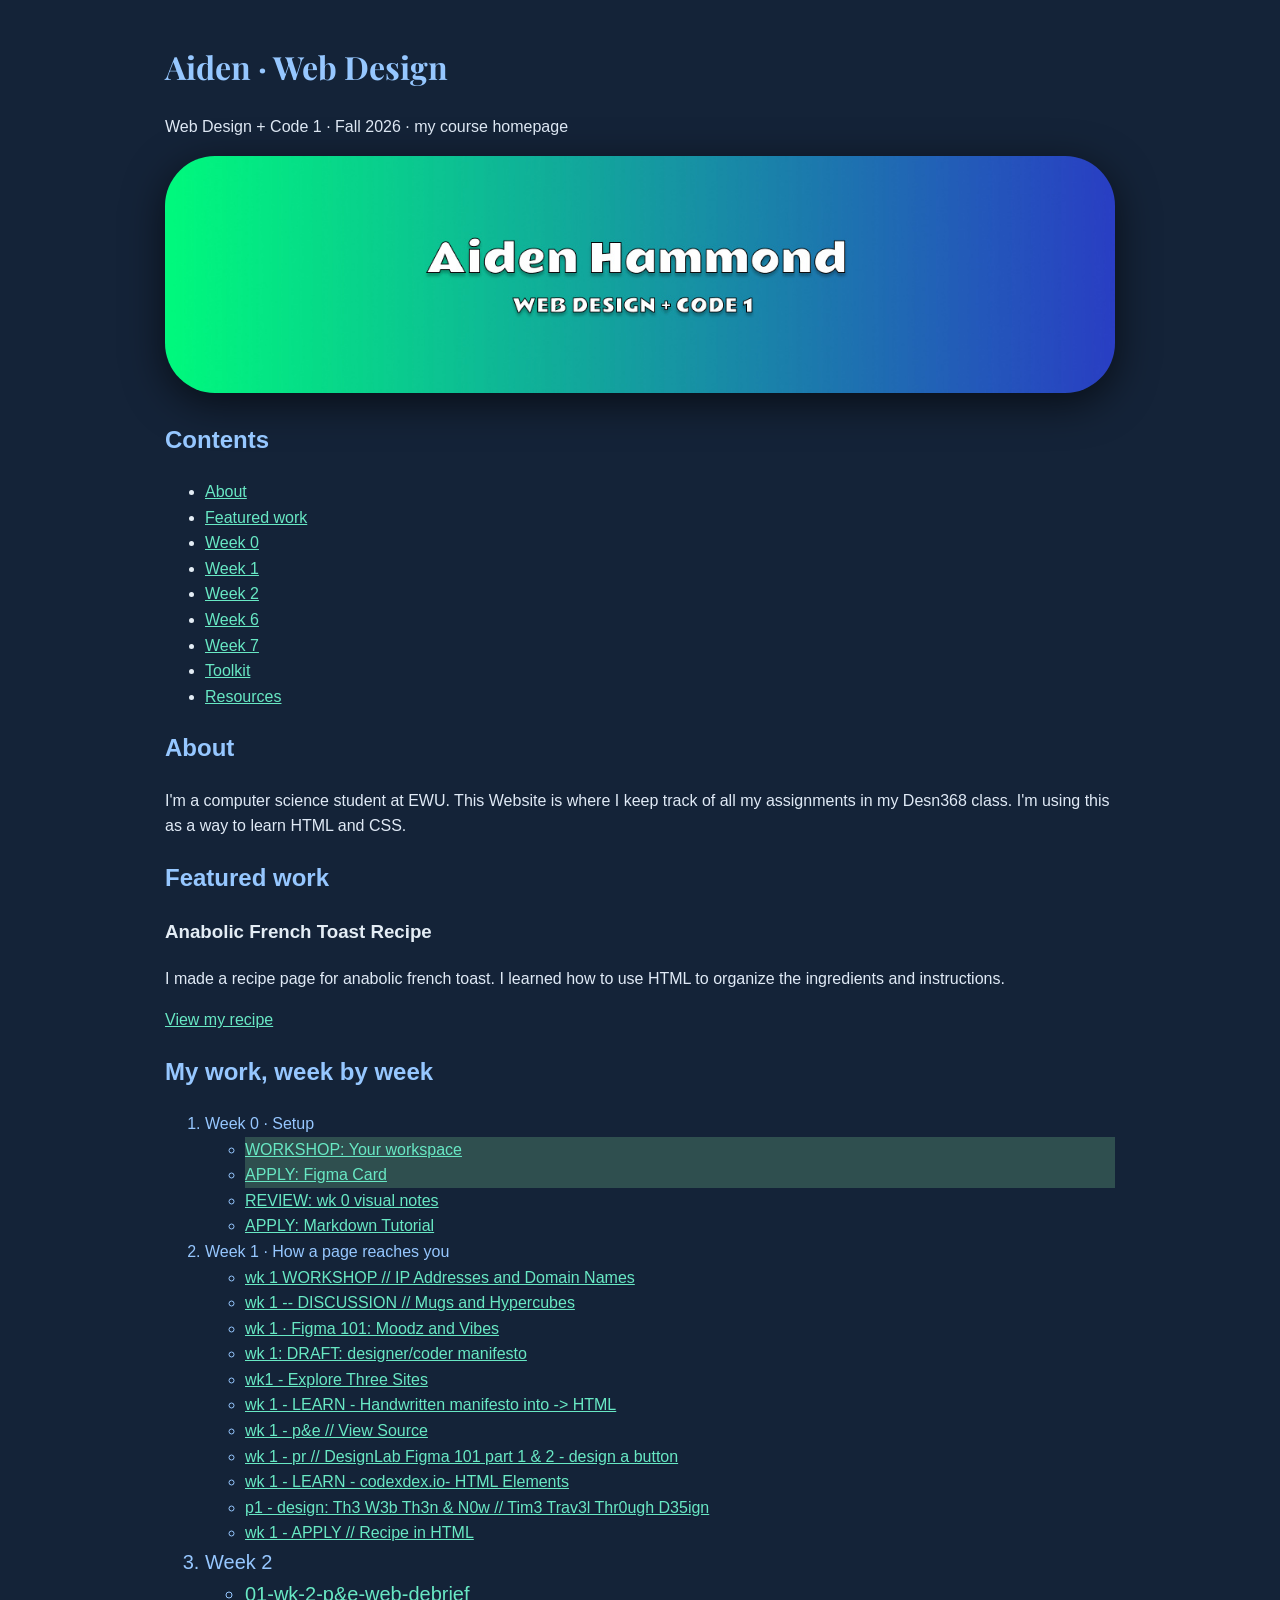
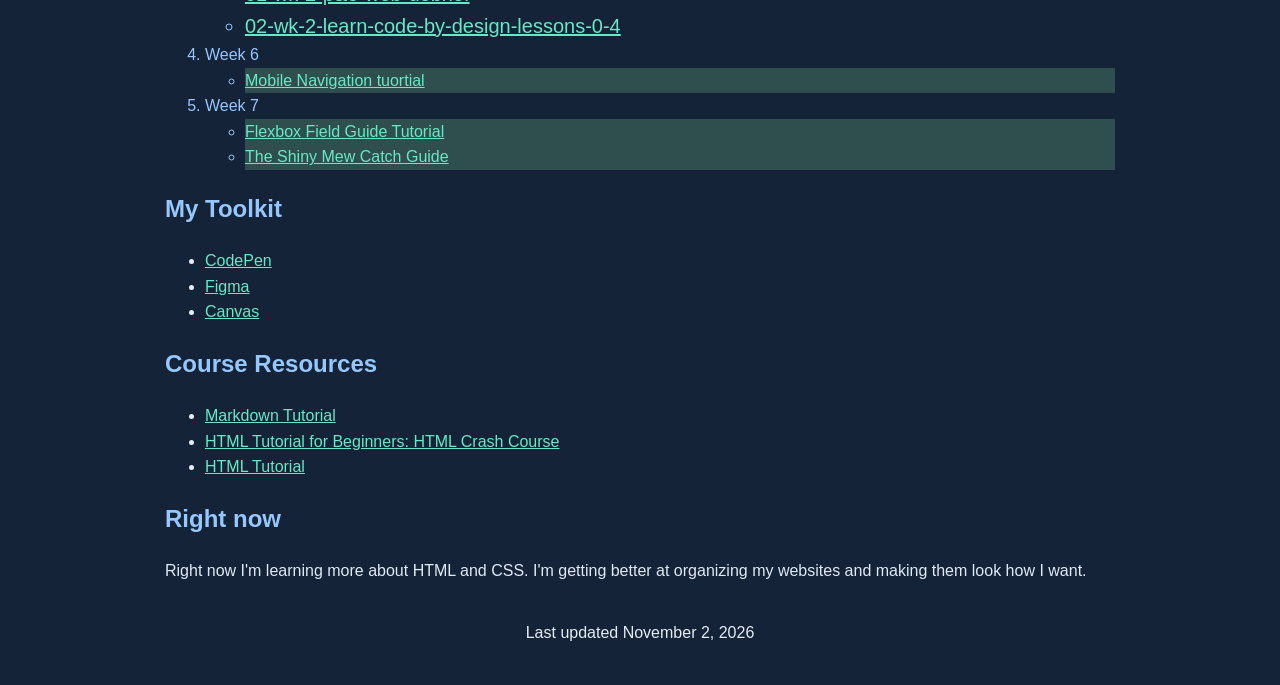
<file: index.html>
<!DOCTYPE html>
<html lang="en">

<head>
  <meta charset="utf-8">
  <meta name="viewport" content="width=device-width, initial-scale=1">
  <title>Aiden · Web Design</title>
  <link rel="preconnect" href="https://fonts.googleapis.com">
<link rel="preconnect" href="https://fonts.gstatic.com" crossorigin>
<link href="https://fonts.googleapis.com/css2?family=Playfair+Display:ital,wght@0,400..900;1,400..900&display=swap" rel="stylesheet">
  <link rel="stylesheet" href="css/style.css"">
</head>

  <body>
    <header>
      <h1>Aiden · Web Design</h1>
      <p>Web Design + Code 1 · Fall 2026 · my course homepage</p>
      <img src="images/header-aiden.jpg" alt="Green and blue gradient banner with my
        name and course title">

    </header>

    <nav>
      <h2>Contents</h2>
      <ul>
        <li><a href="#about">About</a></li>
        <li><a href="#featured">Featured work</a></li>
        <li><a href="#week-0">Week 0</a></li>
        <li><a href="#week-1">Week 1</a></li>
        <li><a href="#week-2">Week 2</a></li>
        <li><a href="#week-6">Week 6</a></li>
        <li><a href="#week-7">Week 7</a></li>
        <li><a href="#toolkit">Toolkit</a></li>
        <li><a href="#resources">Resources</a></li>


      </ul>
    </nav>

    <main>
      <section id="about">
        <h2>About</h2>
        <p>
          I'm a computer science student at EWU. This Website is where I keep track of all my assignments in my Desn368 class. I'm using this as a way to learn HTML and CSS.
        </p>
      </section>
      <section id="featured">
  <h2>Featured work</h2>

  <article>
    <h3>Anabolic French Toast Recipe</h3>
    <p>
      I made a recipe page for anabolic french toast.
      I learned how to use HTML to organize
      the ingredients and instructions.
    </p>

    <p>
      <a href="https://codepen.io/editor/ahammond10/pen/01a1909b-cbc6-75c8-9cce-00504bec4f58" target="_blank">
        View my recipe
      </a>
    </p>
  </article>
</section>
          <!-- The weeks, as an ordered list, because they happen in order.
         One item per week, the newest at the bottom. -->
      <section id="weeks">
        <h2>My work, week by week</h2>
      <ol>
        <li id="week-0">Week 0 · Setup
          <ul>
            <li class="done">
              <a href="https://canvas.ewu.edu/courses/1925415/assignments/11774540/submissions/4105137" target="_blank">
                WORKSHOP: Your workspace
              </a>
            </li>

            <li class="done">
              <a href="https://canvas.ewu.edu/courses/1925415/assignments/11775749/submissions/4105137" target="_blank">
                APPLY: Figma Card
              </a>
            </li>

            <li>
              <a href="https://canvas.ewu.edu/courses/1925415/assignments/11774541/submissions/4105137" target="_blank">
                REVIEW: wk 0 visual notes
              </a>
            </li>

            <li>
              <a href="https://canvas.ewu.edu/courses/1925415/assignments/11775193/submissions/4105137" target="_blank">
                APPLY: Markdown Tutorial
              </a>
            </li>
          </ul>
        </li>

        <li id="week-1">Week 1 · How a page reaches you
          <!-- next: the rest of Week 1's work -->
          <ul>
            <li>
              <a href="https://canvas.ewu.edu/courses/1925415/assignments/11779830/submissions/4105137" target="_blank">
                wk 1 WORKSHOP // IP Addresses and Domain Names
              </a>
            </li>

            <li>
              <a href="https://canvas.ewu.edu/courses/1925415/assignments/11801494/submissions/4105137" target="_blank">
                wk 1 -- DISCUSSION // Mugs and Hypercubes
              </a>
            </li>

            <li>
              <a href="https://canvas.ewu.edu/courses/1925415/assignments/11779836/submissions/4105137" target="_blank">
                wk 1 · Figma 101: Moodz and Vibes
              </a>
            </li>

            <li>
              <a href="https://canvas.ewu.edu/courses/1925415/assignments/11800239/submissions/4105137" target="_blank">
                wk 1: DRAFT: designer/coder manifesto
              </a>
            </li>

            <li>
              <a href="https://canvas.ewu.edu/courses/1925415/assignments/11787929/submissions/4105137" target="_blank">
                wk1 - Explore Three Sites
              </a>
            </li>

            <li>
              <a href="https://canvas.ewu.edu/courses/1925415/assignments/11800119/submissions/4105137" target="_blank">
                wk 1 - LEARN - Handwritten manifesto into -> HTML
              </a>
            </li>

            <li>
              <a href="https://canvas.ewu.edu/courses/1925415/assignments/11779832/submissions/4105137" target="_blank">
                wk 1 - p&e // View Source
              </a>
            </li>

            <li>
              <a href="https://canvas.ewu.edu/courses/1925415/assignments/11779834/submissions/4105137" target="_blank">
                wk 1 - pr // DesignLab Figma 101 part 1 & 2 - design a button
              </a>
            </li>

            <li>
              <a href="https://canvas.ewu.edu/courses/1925415/assignments/11817333/submissions/4105137" target="_blank">
                wk 1 - LEARN - codexdex.io- HTML Elements
              </a>
            </li>

            <li>
              <a href="https://canvas.ewu.edu/courses/1925415/assignments/11779829/submissions/4105137" target="_blank">
                p1 - design: Th3 W3b Th3n & N0w // Tim3 Trav3l Thr0ugh D35ign
              </a>
            </li>

            <li>
              <a href="https://canvas.ewu.edu/courses/1925415/assignments/11779837/submissions/4105137" target="_blank">
                wk 1 - APPLY // Recipe in HTML
              </a>
            </li>
          </ul>
        </li>

        <li id="week-2">Week 2
          <ul>
            <li>
              <a href="https://canvas.ewu.edu/courses/1925415/assignments/11832629/submissions/4105137" target="_blank">
                01-wk-2-p&e-web-debrief
              </a>
            </li>

            <li>
              <a href="https://canvas.ewu.edu/courses/1925415/assignments/11832639/submissions/4105137" target="_blank">
                02-wk-2-learn-code-by-design-lessons-0-4
              </a>
            </li>
          </ul>
        </li>

        <li id="week-6">Week 6
          <ul>
            <li class="done">
              <a href="https://codepen.io/ahammond10/pen/JoNrzEx" target="_blank">
                Mobile Navigation tuortial
              </a>
            </li>
          </ul>

         <li id="week-7">Week 7
          <ul>
            <li class="done">
              <a href="https://apt-base-lynx.codepen.app" target="_blank">
                Flexbox Field Guide Tutorial
              </a>
            </li>
            <li class="done">
              <a href="https://ahammond10.github.io/desn368-portfolio/projects/field-guide/index.html">The Shiny Mew Catch Guide</a>
            </li>
          </ul>
        </li>
      </ol>
      </section>
      
            <section id="toolkit">
        <h2>My Toolkit</h2>
        <ul>
          <li>
            <a href="https://codepen.io/ahammond10" target="_blank">
              CodePen
            </a>
          </li>

          <li>
            <a href="https://www.figma.com/files/team/1683635765628856101/folder/663241740?fuid=1330081044643423086" target="_blank">
              Figma
            </a>
          </li>

          <li>
            <a href="https://canvas.ewu.edu/courses/1925415" target="_blank">
              Canvas
            </a>
          </li>
        </ul>
      </section>

      <section id="resources">
        <h2>Course Resources</h2>
        <ul>
          <li>
            <a href="https://www.markdowntutorial.com/" target="_blank">
              Markdown Tutorial
            </a>
          </li>

          <li>
            <a href="https://www.youtube.com/watch?v=qz0aGYrrlhU&t=2964s" target="_blank">
              HTML Tutorial for Beginners: HTML Crash Course

            </a>
          </li>

          <li>
            <a href="https://www.w3schools.com/html/" target="_blank">
              HTML Tutorial

            </a>
          </li>
        </ul>
      </section>

      
    </main>

    <aside>
  <h2>Right now</h2>
  <p>
    Right now I'm learning more about HTML and CSS.
    I'm getting better at organizing my websites
    and making them look how I want.
  </p>
</aside>

    <footer>
      Last updated <time datetime="2026-11-02">November 2, 2026</time>
    </footer>
  </body>
</html>
</file>
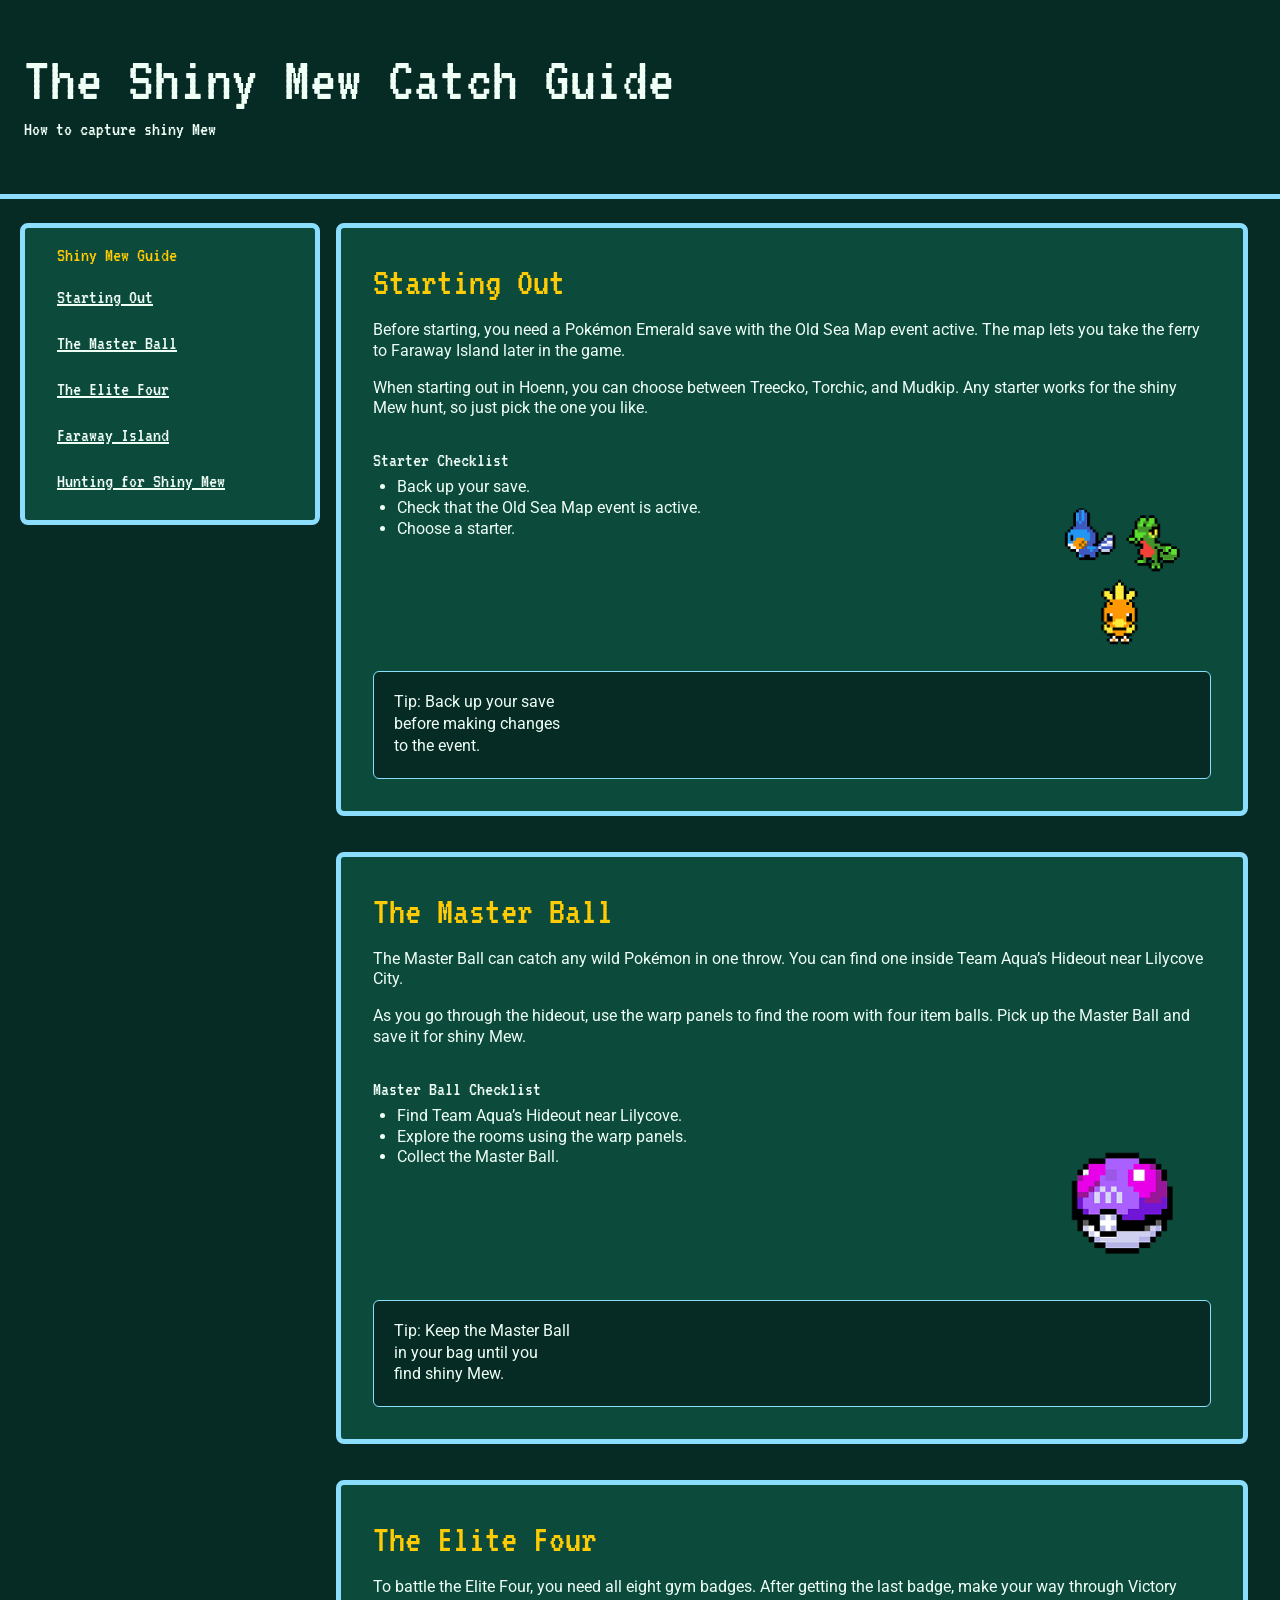
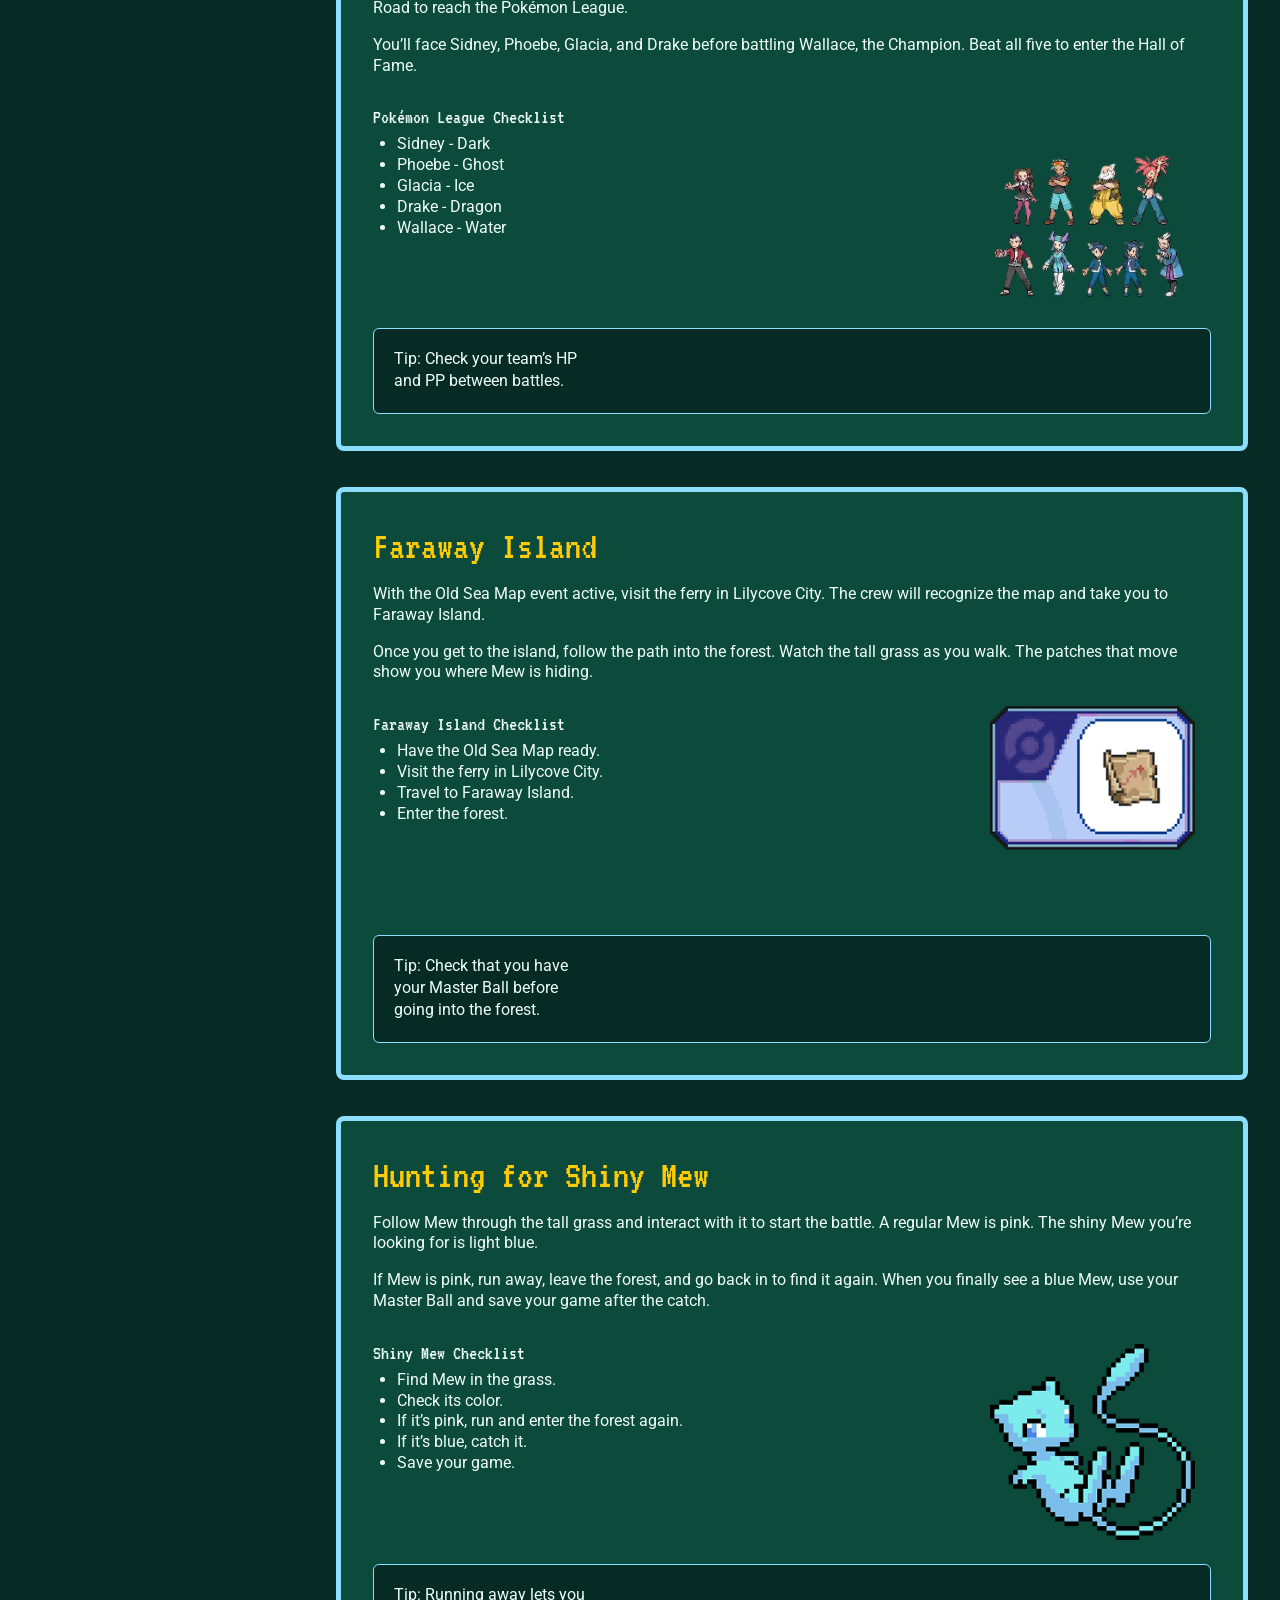
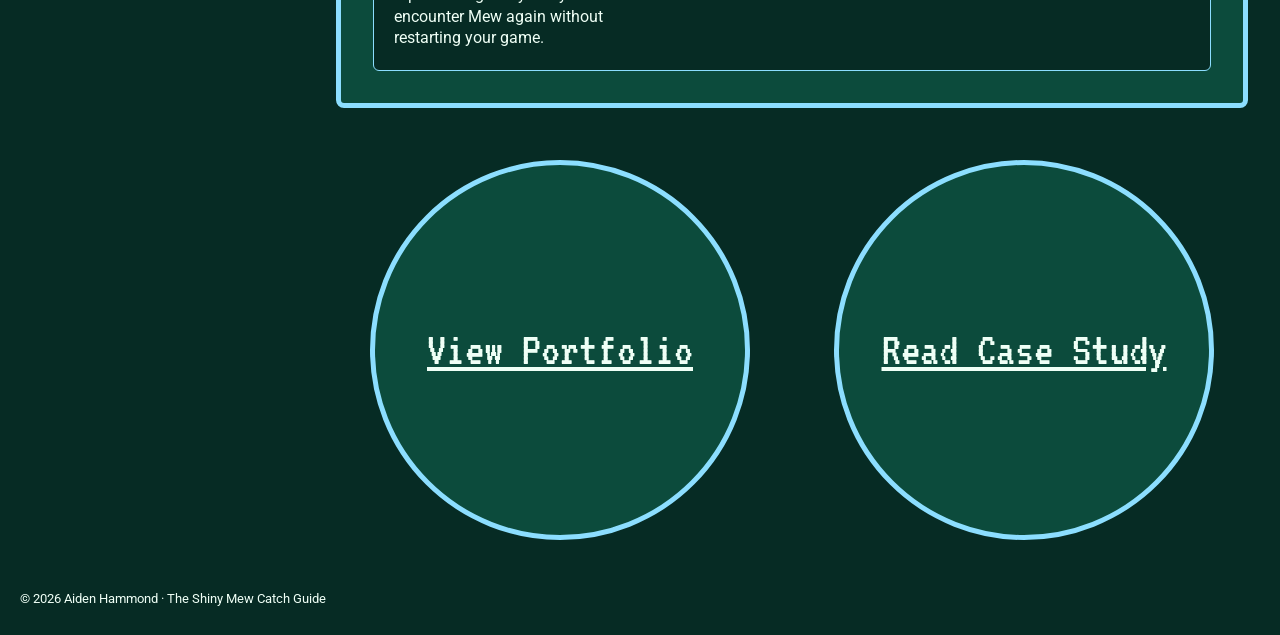
<file: projects/field-guide/index.html>
<!DOCTYPE html>
<html lang="en">

<head>
  <meta charset="utf-8">
  <meta name="viewport" content="width=device-width, initial-scale=1">
  <title>The Shiny Mew Catch Guide</title>
  <link rel="preconnect" href="https://fonts.googleapis.com">
  <link rel="preconnect" href="https://fonts.gstatic.com" crossorigin>
  <link href="https://fonts.googleapis.com/css2?family=Roboto&family=VT323&display=swap" rel="stylesheet">
  <link rel="stylesheet" href="style.css">
</head>

<body>
  <header class="hero">
    <h1>The Shiny Mew Catch Guide</h1>
    <p>How to capture shiny Mew</p>
  </header>

  <main id="main-doc" class="container">
    <nav id="navbar" class="sidebar" aria-label="Guide sections">
      <header>
        <h2>Shiny Mew Guide</h2>
      </header>

      <ul>
        <li><a class="nav-link" href="#Starting_Out">Starting Out</a></li>
        <li><a class="nav-link" href="#The_Master_Ball">The Master Ball</a></li>
        <li><a class="nav-link" href="#The_Elite_Four">The Elite Four</a></li>
        <li><a class="nav-link" href="#Faraway_Island">Faraway Island</a></li>
        <li><a class="nav-link" href="#Hunting_for_Shiny_Mew">Hunting for Shiny Mew</a></li>
      </ul>
    </nav>

    <div class="content">
      <section class="main-section" id="Starting_Out">
        <header>
          <h2>Starting Out</h2>
        </header>

        <p>Before starting, you need a Pokémon Emerald save with the Old Sea Map event active. The map lets you take the ferry to Faraway Island later in the game.</p>

        <p>When starting out in Hoenn, you can choose between Treecko, Torchic, and Mudkip. Any starter works for the shiny Mew hunt, so just pick the one you like.</p>

        <div class="checklist">
          <h3>Starter Checklist</h3>
          <ul>
            <li>Back up your save.</li>
            <li>Check that the Old Sea Map event is active.</li>
            <li>Choose a starter.</li>
          </ul>

          <div class="deco">
            <img src="assets/images/starters.png" alt="">
          </div>
        </div>

        <pre><code>Tip: Back up your save
before making changes
to the event.</code></pre>
      </section>

      <section class="main-section" id="The_Master_Ball">
        <header>
          <h2>The Master Ball</h2>
        </header>

        <p>The Master Ball can catch any wild Pokémon in one throw. You can find one inside Team Aqua’s Hideout near Lilycove City.</p>

        <p>As you go through the hideout, use the warp panels to find the room with four item balls. Pick up the Master Ball and save it for shiny Mew.</p>

        <div class="checklist">
          <h3>Master Ball Checklist</h3>
          <ul>
            <li>Find Team Aqua’s Hideout near Lilycove.</li>
            <li>Explore the rooms using the warp panels.</li>
            <li>Collect the Master Ball.</li>
          </ul>

          <div class="deco">
            <img src="assets/images/mball.png" alt="">
          </div>
        </div>

        <pre><code>Tip: Keep the Master Ball
in your bag until you
find shiny Mew.</code></pre>
      </section>

      <section class="main-section" id="The_Elite_Four">
        <header>
          <h2>The Elite Four</h2>
        </header>

        <p>To battle the Elite Four, you need all eight gym badges. After getting the last badge, make your way through Victory Road to reach the Pokémon League.</p>

        <p>You’ll face Sidney, Phoebe, Glacia, and Drake before battling Wallace, the Champion. Beat all five to enter the Hall of Fame.</p>

        <div class="checklist">
          <h3>Pokémon League Checklist</h3>
          <ul>
            <li>Sidney - Dark</li>
            <li>Phoebe - Ghost</li>
            <li>Glacia - Ice</li>
            <li>Drake - Dragon</li>
            <li>Wallace - Water</li>
          </ul>

          <div class="deco">
            <img src="assets/images/gyml.png" alt="">
          </div>
        </div>

        <pre><code>Tip: Check your team’s HP
and PP between battles.</code></pre>
      </section>

      <section class="main-section" id="Faraway_Island">
        <header>
          <h2>Faraway Island</h2>
        </header>

        <p>With the Old Sea Map event active, visit the ferry in Lilycove City. The crew will recognize the map and take you to Faraway Island.</p>

        <p>Once you get to the island, follow the path into the forest. Watch the tall grass as you walk. The patches that move show you where Mew is hiding.</p>

        <div class="checklist">
          <h3>Faraway Island Checklist</h3>
          <ul>
            <li>Have the Old Sea Map ready.</li>
            <li>Visit the ferry in Lilycove City.</li>
            <li>Travel to Faraway Island.</li>
            <li>Enter the forest.</li>
          </ul>

          <div class="deco">
            <img src="assets/images/map.png" alt="">
          </div>
        </div>

        <pre><code>Tip: Check that you have
your Master Ball before
going into the forest.</code></pre>
      </section>

      <section class="main-section" id="Hunting_for_Shiny_Mew">
        <header>
          <h2>Hunting for Shiny Mew</h2>
        </header>

        <p>Follow Mew through the tall grass and interact with it to start the battle. A regular Mew is pink. The shiny Mew you’re looking for is light blue.</p>

        <p>If Mew is pink, run away, leave the forest, and go back in to find it again. When you finally see a blue Mew, use your Master Ball and save your game after the catch.</p>

        <div class="checklist">
          <h3>Shiny Mew Checklist</h3>
          <ul>
            <li>Find Mew in the grass.</li>
            <li>Check its color.</li>
            <li>If it’s pink, run and enter the forest again.</li>
            <li>If it’s blue, catch it.</li>
            <li>Save your game.</li>
          </ul>

          <div class="deco">
            <img src="assets/images/smew.png" alt="">
          </div>
        </div>

        <pre><code>Tip: Running away lets you
encounter Mew again without
restarting your game.</code></pre>
      </section>
    </div>
  </main>

  <footer>
    <ul class="buttons">
      <li>
        <a href="https://ahammond10.github.io/desn368-portfolio/" target="_blank" rel="noopener noreferrer">
          View Portfolio
        </a>
      </li>
      <li>
        <a href="case-study.html">Read Case Study</a>
      </li>
    </ul>

    <small>© 2026 Aiden Hammond · The Shiny Mew Catch Guide<br></small>
  </footer>
</body>
</html>
</file>
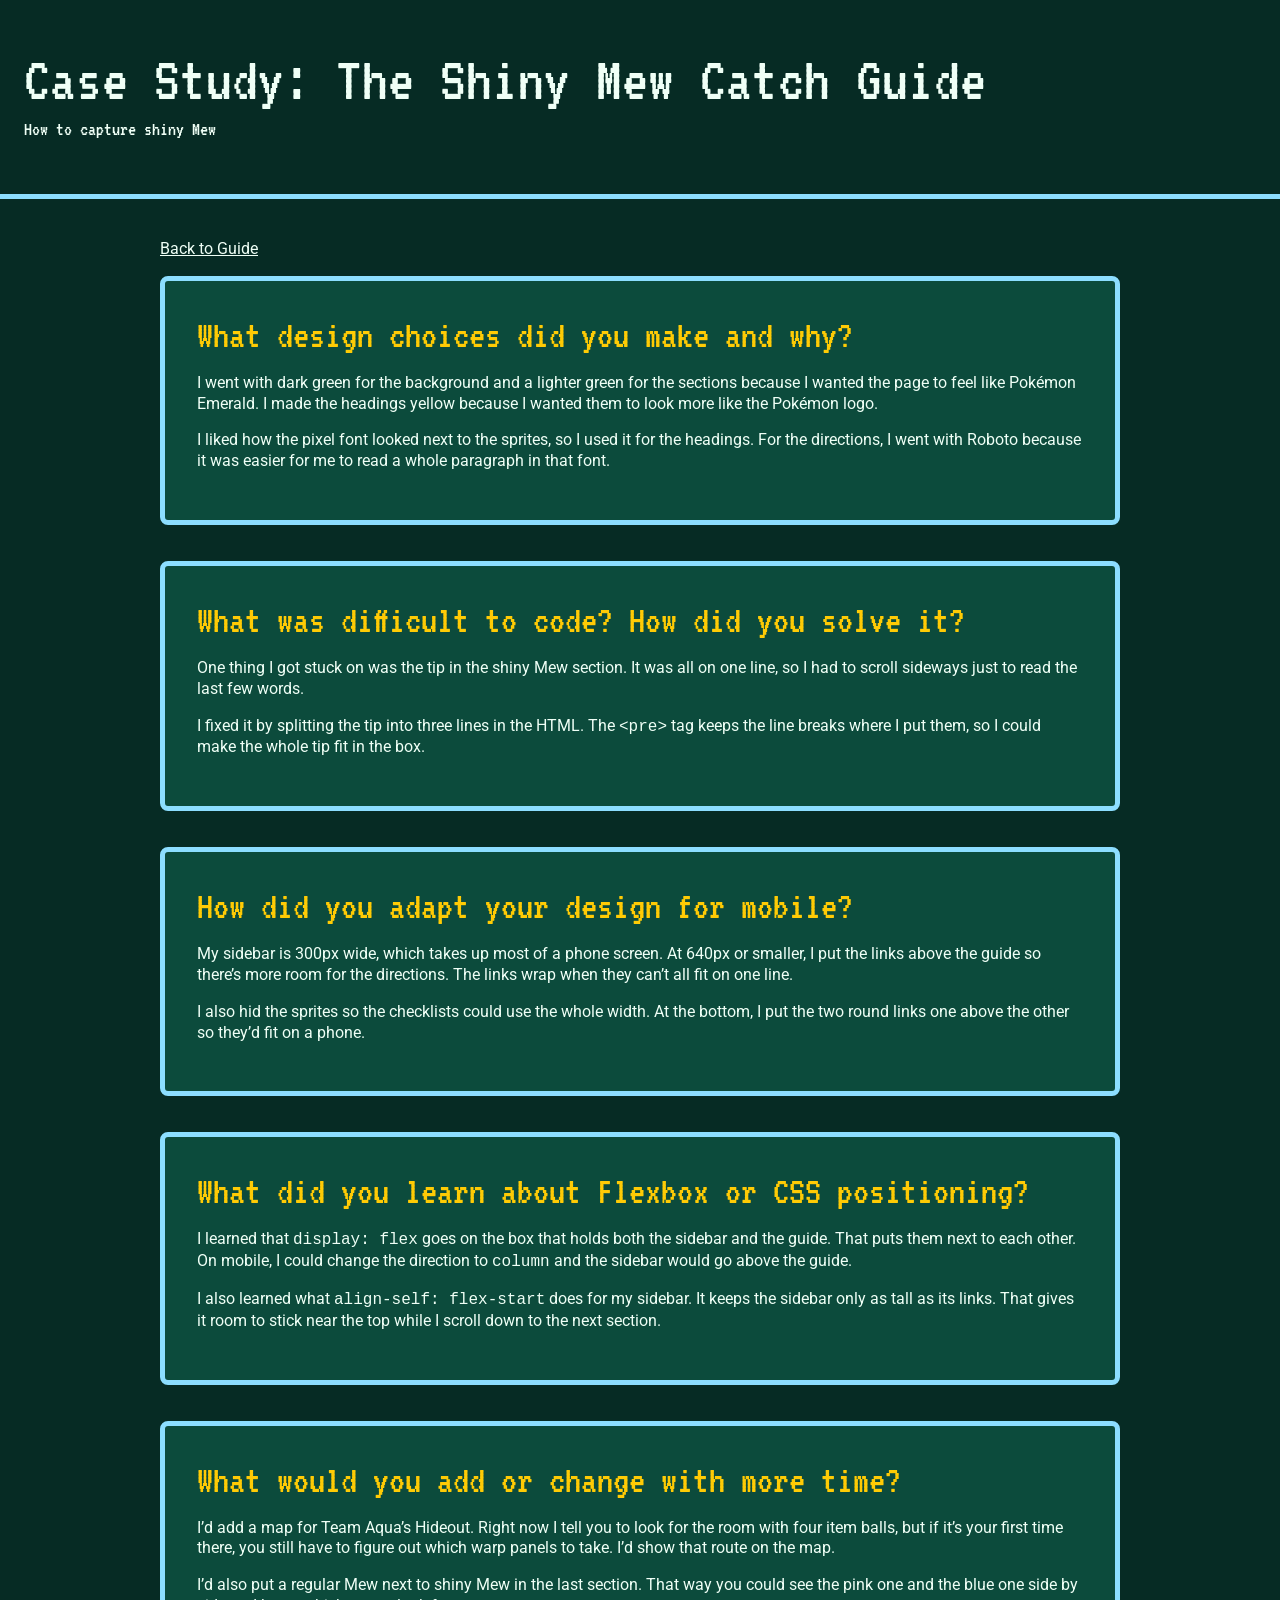
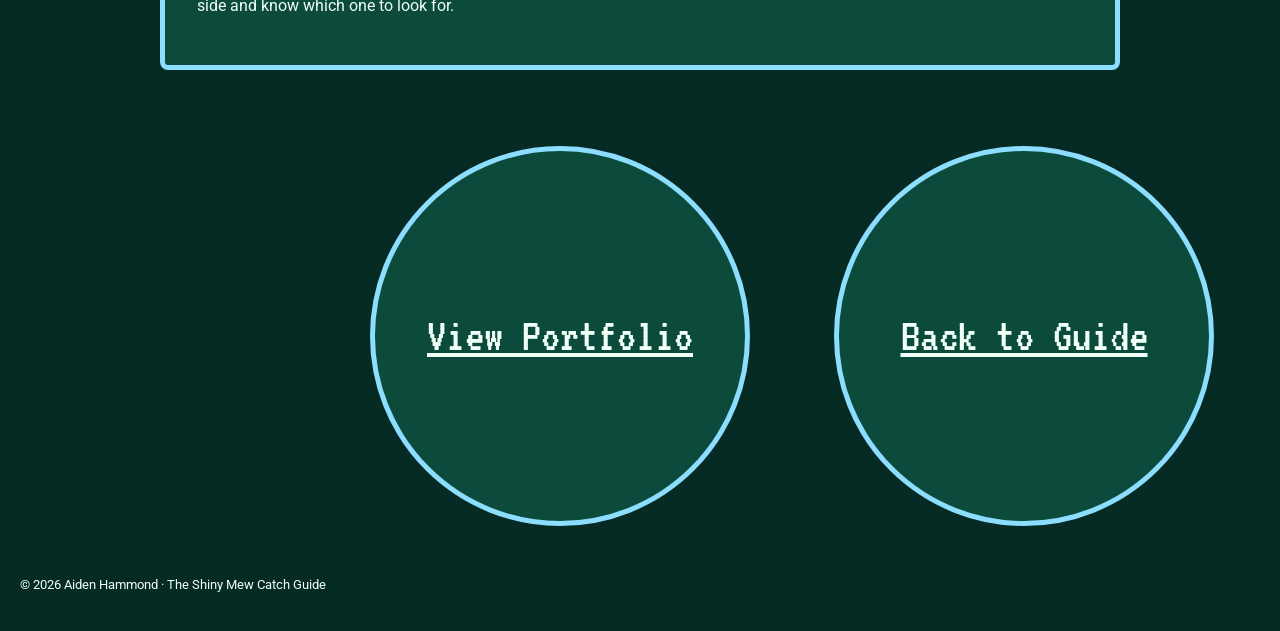
<file: projects/field-guide/case-study.html>
<!DOCTYPE html>
<html lang="en">

<head>
  <meta charset="utf-8">
  <meta name="viewport" content="width=device-width, initial-scale=1">
  <title>Case Study: The Shiny Mew Catch Guide</title>
  <link rel="preconnect" href="https://fonts.googleapis.com">
  <link rel="preconnect" href="https://fonts.gstatic.com" crossorigin>
  <link href="https://fonts.googleapis.com/css2?family=Roboto&family=VT323&display=swap" rel="stylesheet">
  <link rel="stylesheet" href="style.css">
</head>

<body>
  <header class="hero">
    <h1>Case Study: The Shiny Mew Catch Guide</h1>
    <p>How to capture shiny Mew</p>
  </header>

  <main class="case-study">
    <p><a href="index.html">Back to Guide</a></p>

    <section id="design">
      <h2>What design choices did you make and why?</h2>

      <p>I went with dark green for the background and a lighter green for the sections because I wanted the page to feel like Pokémon Emerald. I made the headings yellow because I wanted them to look more like the Pokémon logo.</p>

      <p>I liked how the pixel font looked next to the sprites, so I used it for the headings. For the directions, I went with Roboto because it was easier for me to read a whole paragraph in that font.</p>
    </section>

    <section id="challenges">
      <h2>What was difficult to code? How did you solve it?</h2>

      <p>One thing I got stuck on was the tip in the shiny Mew section. It was all on one line, so I had to scroll sideways just to read the last few words.</p>

      <p>I fixed it by splitting the tip into three lines in the HTML. The <code>&lt;pre&gt;</code> tag keeps the line breaks where I put them, so I could make the whole tip fit in the box.</p>
    </section>

    <section id="mobile">
      <h2>How did you adapt your design for mobile?</h2>

      <p>My sidebar is 300px wide, which takes up most of a phone screen. At 640px or smaller, I put the links above the guide so there’s more room for the directions. The links wrap when they can’t all fit on one line.</p>

      <p>I also hid the sprites so the checklists could use the whole width. At the bottom, I put the two round links one above the other so they’d fit on a phone.</p>
    </section>

    <section id="learning">
      <h2>What did you learn about Flexbox or CSS positioning?</h2>

      <p>I learned that <code>display: flex</code> goes on the box that holds both the sidebar and the guide. That puts them next to each other. On mobile, I could change the direction to <code>column</code> and the sidebar would go above the guide.</p>

      <p>I also learned what <code>align-self: flex-start</code> does for my sidebar. It keeps the sidebar only as tall as its links. That gives it room to stick near the top while I scroll down to the next section.</p>
    </section>

    <section id="improvements">
      <h2>What would you add or change with more time?</h2>

      <p>I’d add a map for Team Aqua’s Hideout. Right now I tell you to look for the room with four item balls, but if it’s your first time there, you still have to figure out which warp panels to take. I’d show that route on the map.</p>

      <p>I’d also put a regular Mew next to shiny Mew in the last section. That way you could see the pink one and the blue one side by side and know which one to look for.</p>
    </section>
  </main>

  <footer>
    <ul class="buttons">
      <li>
        <a href="https://ahammond10.github.io/desn368-portfolio/" target="_blank" rel="noopener noreferrer">
          View Portfolio
        </a>
      </li>
      <li>
        <a href="index.html">Back to Guide</a>
      </li>
    </ul>

    <small>© 2026 Aiden Hammond · The Shiny Mew Catch Guide<br></small>
  </footer>
</body>

</html>
</file>
<file: css/style.css>
body {
  background-color: #142338;
  color: #E4EDF5;
  font-family: Arial, sans-serif;
  line-height: 1.6;
  max-width: 950px;
  margin: auto;
  padding: 20px;
}


h2 {
  color: #96C7FF;
}


ol {
  color: #96C7FF;
}

p {
  color:  #E0EAF6;
}
h1 {
  color: #96C7FF;
  font-family: "Playfair Display", serif;
}
a {
  color: #68E8C4;
}
a:visited {
  color: #B6A5FF;
}

a:hover {
  color: Yellow;
}

footer {
  text-align: center;
  padding: 20px;
}

img {
  width: 100%;
  height: auto;
  border-radius: 50px;
  box-shadow: 0 10px 40px rgba(0, 0, 0, 0.6);
}

.done {
  background-color: DarkSlateGray;
}

#week-2 {
  font-size: 20px;
}
</file>
<file: projects/field-guide/style.css>
/* Figma design
   Fonts: VT323 and Roboto, both regular (400).
   Desktop: 64px title, 40px section headings, 20px sidebar and subtitles.
   Mobile: 40px title, 32px section headings, 16px sidebar and subtitles.
   Body text: 16px on desktop and mobile.
   Colors: dark emerald, emerald, shiny Mew blue, yellow and off-white.
   Spacing: 32px inside sections and 36px between sections.
   Images: starters, Master Ball, gym leaders, map and shiny Mew.
   Each image goes on the right side of its checklist.
*/
/* Colors */

:root {
  --page: #062B24;
  --emerald: #0C4B3C;
  --blue: #8CDEFF;
  --yellow: #FFCB05;
  --white: #EFFFF6;
}

/* Base styles */

/* basically tell  the browser how to measure an element when you give it a width.*/
* {
  box-sizing: border-box;
}

/* Makes the scroll not jump */
html {
  scroll-behavior: smooth;
}

body {
  margin: 0;
  background-color: var(--page);
  color: var(--white);
  font-family: "Roboto";
  font-size: 16px;
  line-height: 1.3;
  overflow-x: hidden;
}

a {
  color: var(--white);
}

/*Basically just changes the link to yellow when I hover over it*/
a:hover {
  color: var(--yellow);
}

/* Pixel font for headings, subtitles and links */
h1,
h2,
.hero p,
.sidebar a,
.checklist h3,
.buttons a {
  font-family: "VT323";
  font-weight: 400;
}

.sidebar h2,
.sidebar a,
.hero p,
.checklist h3 {
  font-size: 20px;
}

/* Page header */
.hero {
  padding: 48px 24px;
  border-bottom: 5px solid var(--blue);
}

h1 {
  margin: 0;
  font-size: 64px;
  line-height: 1;
}

.hero p {
  margin: 4px 0;
}

/* Desktop layout */
.container {
  display: flex;
  gap: 16px;
  padding: 24px 32px 0 20px;
}

.content {
  flex: 1;
  min-width: 0;
}

/* Sticky sidebar */
.sidebar {
  width: 300px;
  flex-shrink: 0;
  position: sticky;
  top: 16px;
  align-self: flex-start;
  padding: 16px 32px;
  background-color: var(--emerald);
  border: 5px solid var(--blue);
  border-radius: 8px;
}

.sidebar h2 {
  margin: 0 0 8px;
}

.sidebar ul {
  margin: 0;
  padding: 0;
  list-style: none;
}

.sidebar a {
  display: block;
  padding: 10px 0;
}

/* Sections */
section {
  position: relative;
  padding: 32px;
  margin-bottom: 36px;
  background-color: var(--emerald);
  border: 5px solid var(--blue);
  border-radius: 8px;
  scroll-margin-top: 16px;
}

h2 {
  margin: 0 0 16px;
  color: var(--yellow);
  font-size: 40px;
  line-height: 1.1;
}

section p {
  margin: 0 0 16px;
}

/* Checklists */
.checklist {
  position: relative;
  min-height: 220px;
  padding-top: 12px;
}

.checklist h3 {
  margin: 0;
}

.checklist ul {
  max-width: 65%;
  margin: 4px 0 0;
  padding-left: 24px;
}

/* Placed images */
.deco {
  position: absolute;
  right: 16px;
  bottom: 8px;
  width: 26%;
  max-width: 205px;
  z-index: 1;
  opacity: 1;
}

.deco img {
  display: block;
  width: 100%;
  height: auto;
}

#Starting_Out .deco,
#The_Master_Ball .deco {
  max-width: 140px;
}

/* Tip boxes */
pre {
  margin: 16px 0 0;
  padding: 20px;
  overflow-x: auto;
  background-color: var(--page);
  border: 1px solid var(--blue);
  border-radius: 6px;
}

pre code {
  font-family: "Roboto", Arial, sans-serif;
  font-size: 16px;
}

/* Case study */
.case-study {
  max-width: 1000px;
  margin: auto;
  padding: 24px 20px;
}

/* Footer links */
footer {
  padding: 16px 32px 40px 20px;
}

.buttons {
  display: flex;
  flex-wrap: wrap;
  justify-content: space-around;
  gap: 16px;
  margin: 0 0 48px 316px;
  padding: 0;
  list-style: none;
}

.buttons li {
  max-width: 100%;
}

.buttons a {
  display: flex;
  align-items: center;
  justify-content: center;
  width: 380px;
  max-width: 100%;
  height: 380px;
  padding: 8px;
  background-color: var(--emerald);
  border: 5px solid var(--blue);
  border-radius: 50%;
  font-size: 48px;
  text-align: center;
}

/* Mobile layout */
@media (max-width: 640px) {
  .hero {
    padding: 32px 16px;
  }

  h1 {
    font-size: 40px;
  }

  h2 {
    font-size: 32px;
  }

  .sidebar h2,
  .sidebar a,
  .hero p,
  .checklist h3 {
    font-size: 16px;
  }

  .container {
    flex-direction: column;
    padding: 16px;
  }

  /* Navigation goes above the guide */
  .sidebar {
    position: static;
    width: auto;
    align-self: stretch;
    padding: 12px 16px;
  }

  .sidebar ul {
    display: flex;
    flex-wrap: wrap;
    gap: 4px 16px;
  }

  .sidebar a {
    padding: 4px 0;
  }

  /* Give the checklists the full width */
  section {
    padding: 16px;
    margin-bottom: 20px;
  }

  .deco {
    display: none;
  }

  .checklist {
    min-height: 0;
  }

  .checklist ul {
    max-width: 100%;
  }

  /* Stack the footer links */
  .buttons {
    flex-direction: column;
    align-items: center;
    margin: 0 0 32px;
  }

  .buttons a {
    width: 210px;
    height: 210px;
    font-size: 32px;
  }
}
</file>
